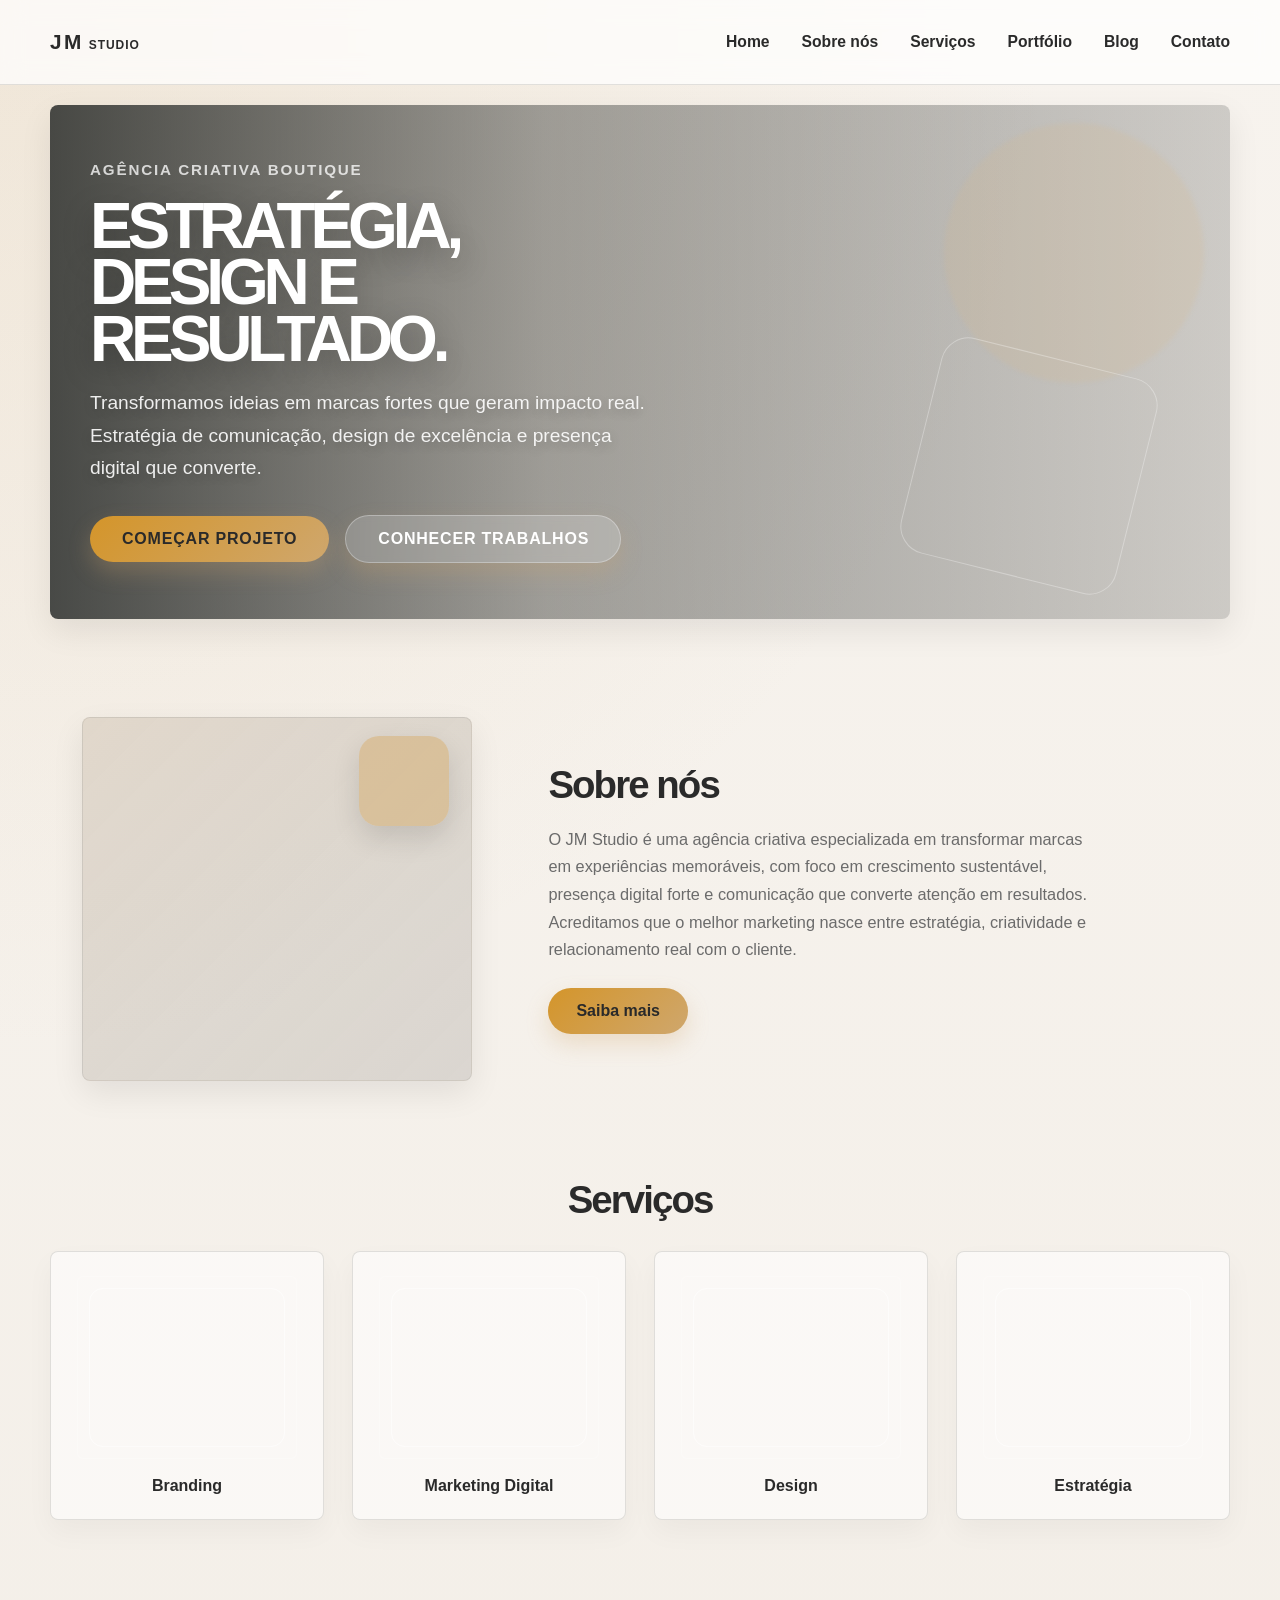
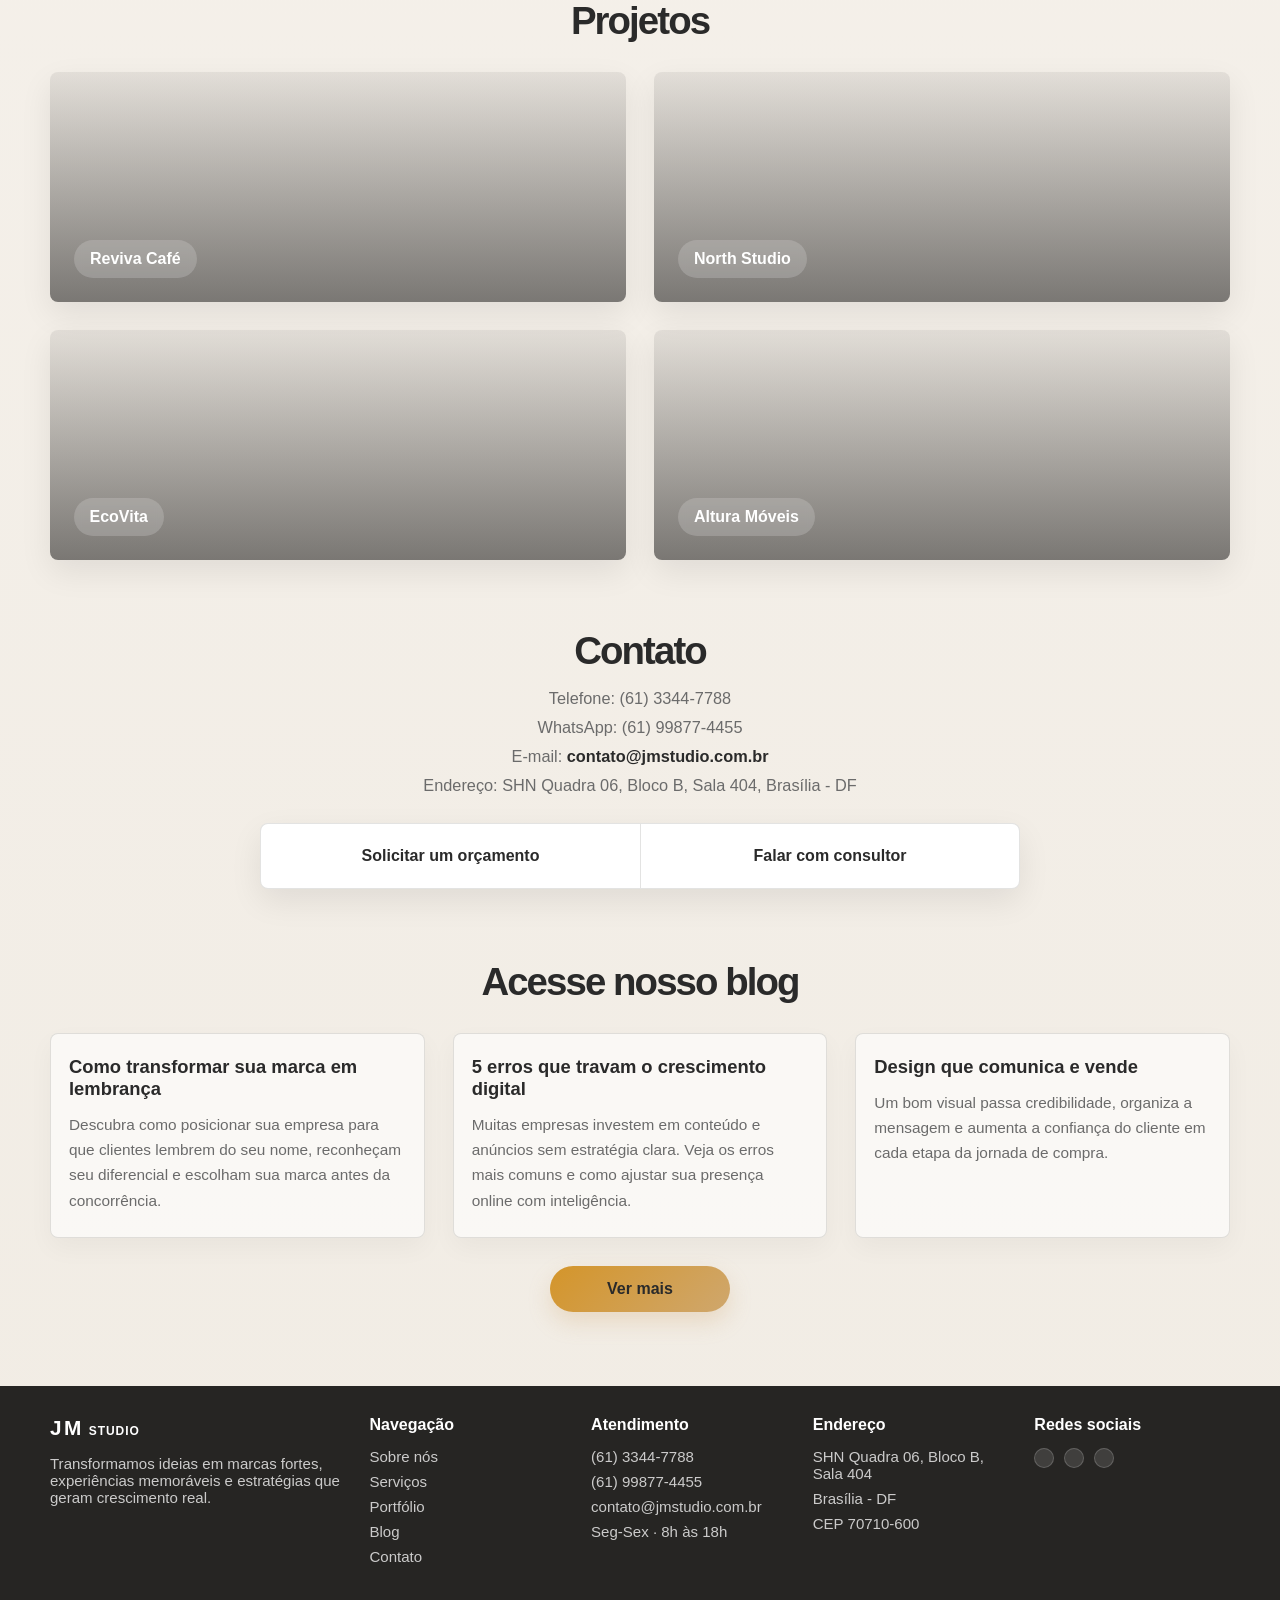
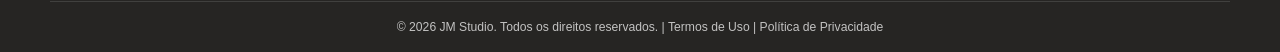
<file: index.html>
<!DOCTYPE html>
<html lang="pt-BR">
  <head>
    <meta charset="UTF-8" />
    <meta name="viewport" content="width=device-width, initial-scale=1.0" />
    <title>Wireframe Home</title>
    <link rel="stylesheet" href="style.css" />
  </head>
  <body>
    <header class="site-header">
      <div class="container nav-bar">
        <a href="./index.html" class="logo">
          <span class="logo-jm">JM</span>
          <span class="logo-studio">Studio</span>
        </a>
        <nav class="main-nav" aria-label="Navegação principal">
          <a href="./index.html">Home</a>
          <a href="sobre-nos.html">Sobre nós</a>
          <a href="servicos.html">Serviços</a>
          <a href="portfolio.html">Portfólio</a>
          <a href="#">Blog</a>
          <a href="contato.html">Contato</a>
        </nav>
      </div>
    </header>

    <main class="container page-shell">
      <section class="hero" aria-label="Chamada principal">
        <div class="hero-content">
          <p class="hero-eyebrow">Agência criativa boutique</p>
          <h1>Estratégia,<br />design e resultado.</h1>
          <p class="hero-description">
            Transformamos ideias em marcas fortes que geram impacto real. Estratégia de comunicação, 
            design de excelência e presença digital que converte.
          </p>
          <div class="hero-actions">
            <button class="btn-primary">Começar projeto</button>
            <button class="btn-secondary">Conhecer trabalhos</button>
          </div>
        </div>
      </section>

      <section class="about section-block">
        <div class="about-visual">
          <div class="photo-frame"></div>
        </div>
        <div class="about-copy">
          <h2>Sobre nós</h2>
          <p>
            O JM Studio é uma agência criativa especializada em transformar marcas em
            experiências memoráveis, com foco em crescimento sustentável, presença digital
            forte e comunicação que converte atenção em resultados. Acreditamos que o melhor
            marketing nasce entre estratégia, criatividade e relacionamento real com o cliente.
          </p>
          <button type="button">Saiba mais</button>
        </div>
      </section>

      <section class="services section-block">
        <h2>Serviços</h2>
        <div class="service-grid">
          <article class="service-item">
            <div class="mini-frame service-branding"></div>
            <p>Branding</p>
          </article>
          <article class="service-item">
            <div class="mini-frame service-marketing"></div>
            <p>Marketing Digital</p>
          </article>
          <article class="service-item">
            <div class="mini-frame service-design"></div>
            <p>Design</p>
          </article>
          <article class="service-item">
            <div class="mini-frame service-strategy"></div>
            <p>Estratégia</p>
          </article>
        </div>
      </section>

      <section class="projects section-block">
        <h2>Projetos</h2>
        <div class="project-grid">
          <div class="project-card">
            <span>Reviva Café</span>
          </div>
          <div class="project-card">
            <span>North Studio</span>
          </div>
          <div class="project-card">
            <span>EcoVita</span>
          </div>
          <div class="project-card">
            <span>Altura Móveis</span>
          </div>
        </div>
      </section>

      <section class="contact section-block">
        <h2>Contato</h2>
        <div class="contact-details">
          <p>Telefone: <span>(61) 3344-7788</span></p>
          <p>WhatsApp: <span>(61) 99877-4455</span></p>
          <p>E-mail: <a href="mailto:contato@jmstudio.com.br">contato@jmstudio.com.br</a></p>
          <p>Endereço: <span>SHN Quadra 06, Bloco B, Sala 404, Brasília - DF</span></p>
        </div>

        <div class="contact-actions">
          <button type="button" class="action-box">Solicitar um orçamento</button>
          <button type="button" class="action-box">Falar com consultor</button>
        </div>
      </section>

      <section class="blog section-block">
        <h2>Acesse nosso blog</h2>
        <div class="blog-grid">
          <article class="post-card">
            <h3>Como transformar sua marca em lembrança</h3>
            <p>
              Descubra como posicionar sua empresa para que clientes lembrem do seu nome,
              reconheçam seu diferencial e escolham sua marca antes da concorrência.
            </p>
          </article>
          <article class="post-card">
            <h3>5 erros que travam o crescimento digital</h3>
            <p>
              Muitas empresas investem em conteúdo e anúncios sem estratégia clara. Veja os
              erros mais comuns e como ajustar sua presença online com inteligência.
            </p>
          </article>
          <article class="post-card">
            <h3>Design que comunica e vende</h3>
            <p>
              Um bom visual passa credibilidade, organiza a mensagem e aumenta a confiança do
              cliente em cada etapa da jornada de compra.
            </p>
          </article>
        </div>
        <button type="button" class="more-button">Ver mais</button>
      </section>
    </main>

    <footer class="site-footer">
      <div class="container footer-grid">
        <div class="footer-brand">
          <div class="logo footer-logo">
            <span class="logo-jm">JM</span>
            <span class="logo-studio">Studio</span>
          </div>
          <p>
            Transformamos ideias em marcas fortes, experiências memoráveis e estratégias que
            geram crescimento real.
          </p>
        </div>

        <div class="footer-section">
          <h3>Navegação</h3>
          <ul>
            <li><a href="sobre-nos.html">Sobre nós</a></li>
            <li><a href="#">Serviços</a></li>
            <li><a href="#">Portfólio</a></li>
            <li><a href="#">Blog</a></li>
            <li><a href="#">Contato</a></li>
          </ul>
        </div>

        <div class="footer-section">
          <h3>Atendimento</h3>
          <ul>
            <li>(61) 3344-7788</li>
            <li>(61) 99877-4455</li>
            <li>contato@jmstudio.com.br</li>
            <li>Seg-Sex · 8h às 18h</li>
          </ul>
        </div>

        <div class="footer-section">
          <h3>Endereço</h3>
          <p>SHN Quadra 06, Bloco B, Sala 404</p>
          <p>Brasília - DF</p>
          <p>CEP 70710-600</p>
        </div>

        <div class="footer-section footer-social">
          <h3>Redes sociais</h3>
          <div class="social-icons">
            <span></span>
            <span></span>
            <span></span>
          </div>
        </div>
      </div>

      <div class="container legal-bar">
        © 2026 JM Studio. Todos os direitos reservados. | Termos de Uso | Política de Privacidade
      </div>
    </footer>
  </body>
</html>
</file>
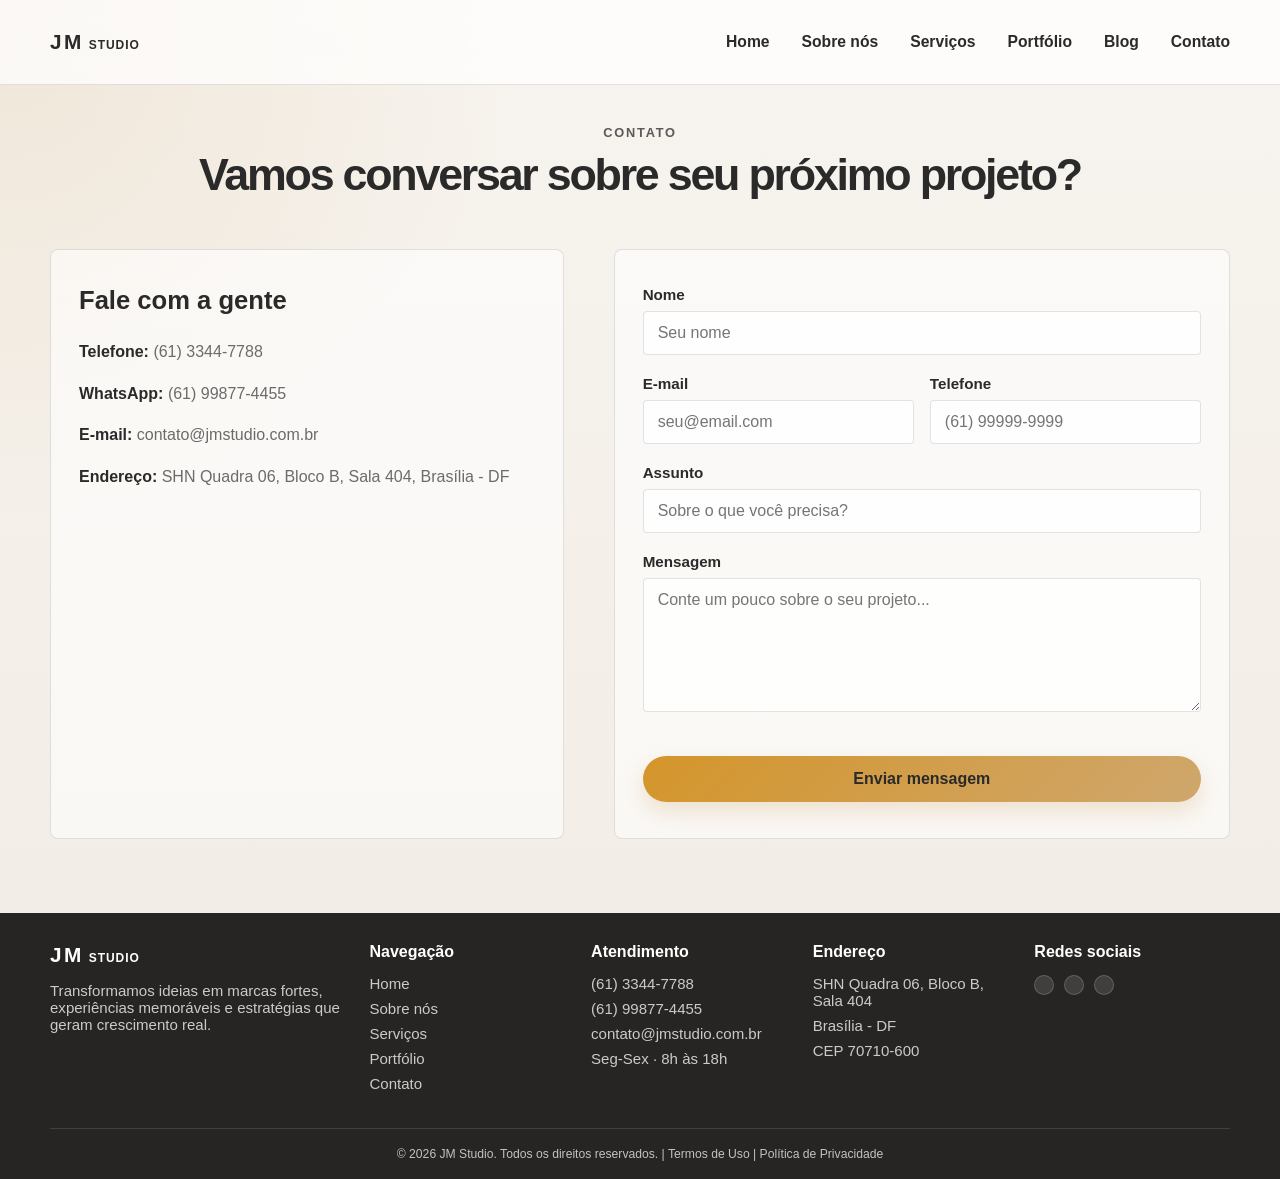
<file: contato.html>
<!DOCTYPE html>
<html lang="pt-BR">
  <head>
    <meta charset="UTF-8" />
    <meta name="viewport" content="width=device-width, initial-scale=1.0" />
    <title>Contato | JM Studio</title>
    <link rel="stylesheet" href="style.css" />
  </head>
  <body>
    <header class="site-header">
      <div class="container nav-bar">
        <a href="./index.html" class="logo">
          <span class="logo-jm">JM</span>
          <span class="logo-studio">Studio</span>
        </a>
        <nav class="main-nav" aria-label="Navegação principal">
          <a href="./index.html">Home</a>
          <a href="sobre-nos.html">Sobre nós</a>
          <a href="servicos.html">Serviços</a>
          <a href="portfolio.html">Portfólio</a>
          <a href="#">Blog</a>
          <a href="contato.html">Contato</a>
        </nav>
      </div>
    </header>

    <main class="container page-shell inner-page">
      <section class="contact-page-header page-intro">
        <p class="eyebrow">Contato</p>
        <h1>Vamos conversar sobre seu próximo projeto?</h1>
      </section>

      <section class="contact-page-grid">
        <div class="contact-info-box">
          <h2>Fale com a gente</h2>
          <ul>
            <li><strong>Telefone:</strong> (61) 3344-7788</li>
            <li><strong>WhatsApp:</strong> (61) 99877-4455</li>
            <li><strong>E-mail:</strong> contato@jmstudio.com.br</li>
            <li><strong>Endereço:</strong> SHN Quadra 06, Bloco B, Sala 404, Brasília - DF</li>
          </ul>
        </div>

        <form class="contact-form">
          <div class="field-row">
            <label>
              Nome
              <input type="text" placeholder="Seu nome" />
            </label>
          </div>

          <div class="field-row two-columns">
            <label>
              E-mail
              <input type="email" placeholder="seu@email.com" />
            </label>
            <label>
              Telefone
              <input type="tel" placeholder="(61) 99999-9999" />
            </label>
          </div>

          <div class="field-row">
            <label>
              Assunto
              <input type="text" placeholder="Sobre o que você precisa?" />
            </label>
          </div>

          <div class="field-row">
            <label>
              Mensagem
              <textarea rows="6" placeholder="Conte um pouco sobre o seu projeto..."></textarea>
            </label>
          </div>

          <button type="submit">Enviar mensagem</button>
        </form>
      </section>
    </main>

    <footer class="site-footer">
      <div class="container footer-grid">
        <div class="footer-brand">
          <div class="logo footer-logo">
            <span class="logo-jm">JM</span>
            <span class="logo-studio">Studio</span>
          </div>
          <p>Transformamos ideias em marcas fortes, experiências memoráveis e estratégias que geram crescimento real.</p>
        </div>

        <div class="footer-section">
          <h3>Navegação</h3>
          <ul>
            <li><a href="./index.html">Home</a></li>
            <li><a href="sobre-nos.html">Sobre nós</a></li>
            <li><a href="servicos.html">Serviços</a></li>
            <li><a href="portfolio.html">Portfólio</a></li>
            <li><a href="contato.html">Contato</a></li>
          </ul>
        </div>

        <div class="footer-section">
          <h3>Atendimento</h3>
          <ul>
            <li>(61) 3344-7788</li>
            <li>(61) 99877-4455</li>
            <li>contato@jmstudio.com.br</li>
            <li>Seg-Sex · 8h às 18h</li>
          </ul>
        </div>

        <div class="footer-section">
          <h3>Endereço</h3>
          <p>SHN Quadra 06, Bloco B, Sala 404</p>
          <p>Brasília - DF</p>
          <p>CEP 70710-600</p>
        </div>

        <div class="footer-section footer-social">
          <h3>Redes sociais</h3>
          <div class="social-icons">
            <span></span>
            <span></span>
            <span></span>
          </div>
        </div>
      </div>

      <div class="container legal-bar">
        © 2026 JM Studio. Todos os direitos reservados. | Termos de Uso | Política de Privacidade
      </div>
    </footer>
  </body>
</html>
</file>
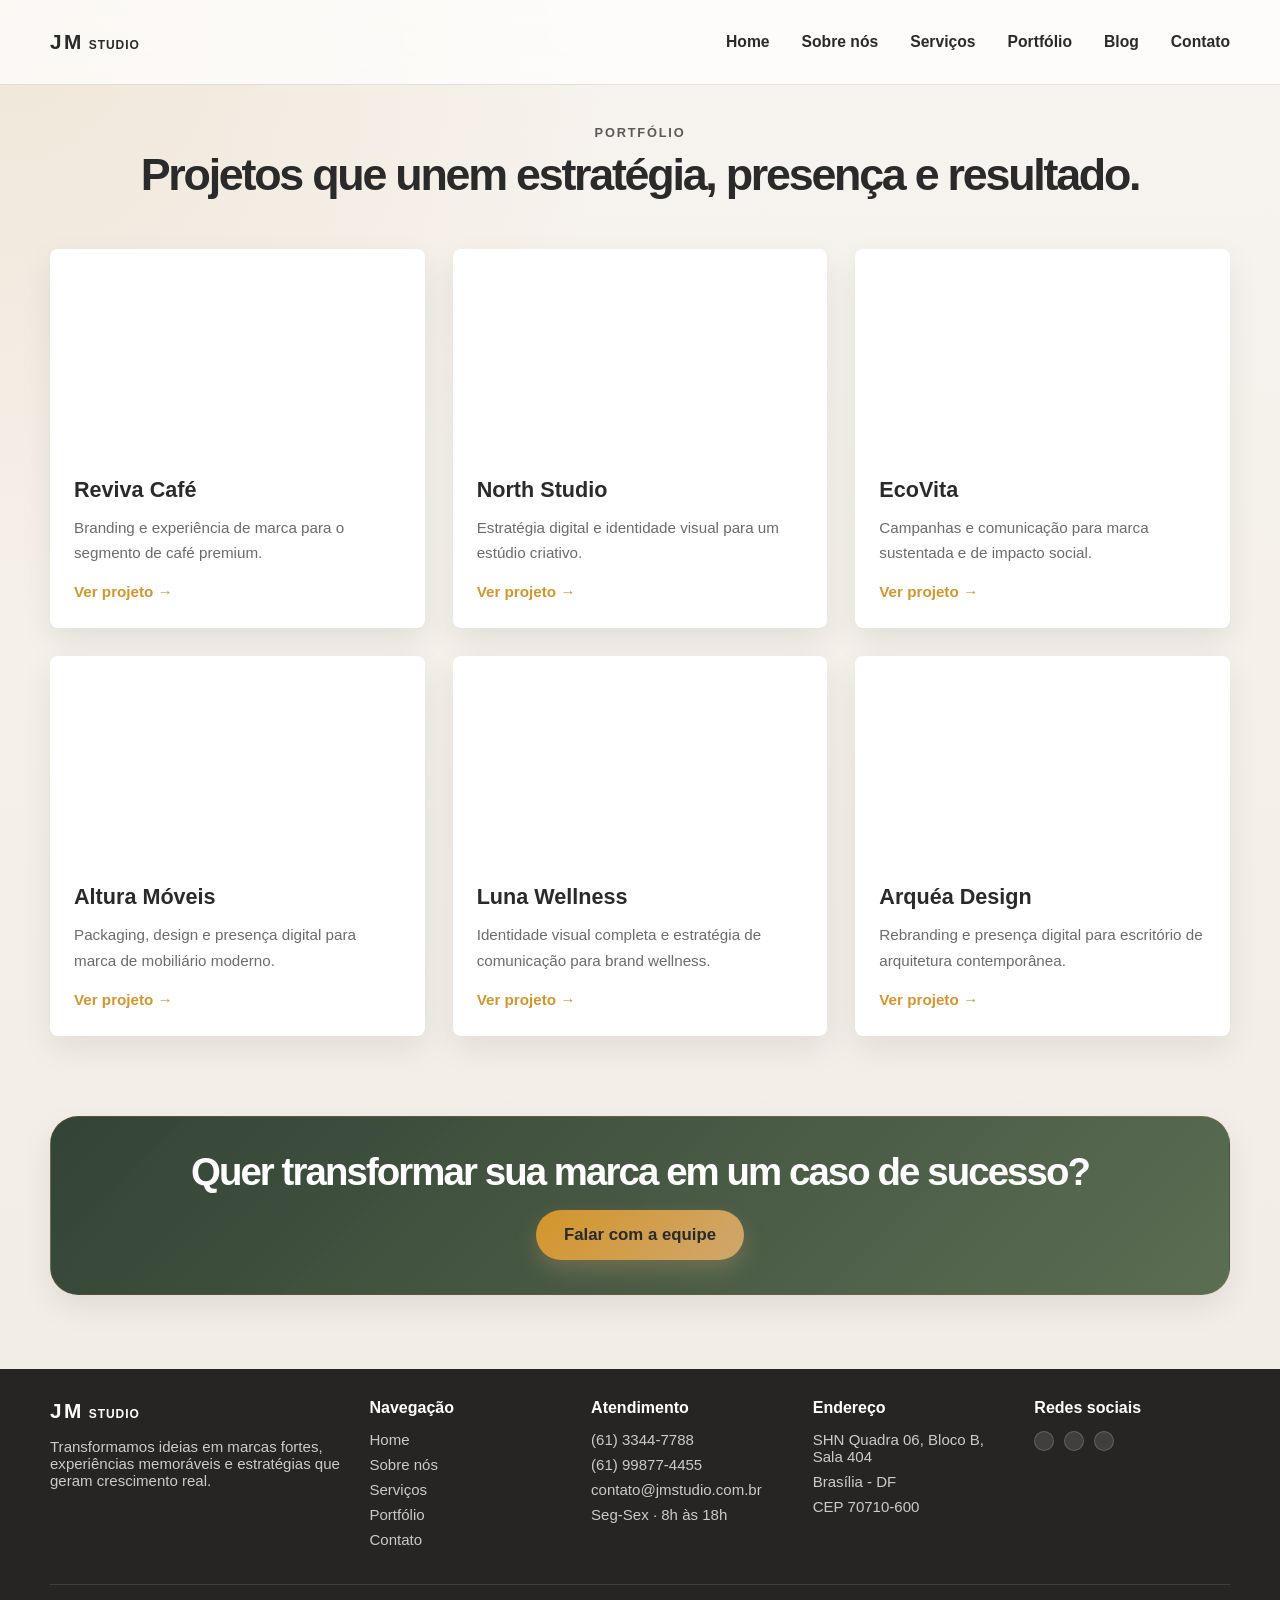
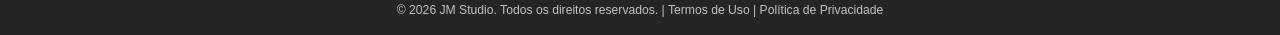
<file: portfolio.html>
<!DOCTYPE html>
<html lang="pt-BR">
  <head>
    <meta charset="UTF-8" />
    <meta name="viewport" content="width=device-width, initial-scale=1.0" />
    <title>Portfólio | JM Studio</title>
    <link rel="stylesheet" href="style.css" />
  </head>
  <body>
    <header class="site-header">
      <div class="container nav-bar">
        <a href="./index.html" class="logo">
          <span class="logo-jm">JM</span>
          <span class="logo-studio">Studio</span>
        </a>
        <nav class="main-nav" aria-label="Navegação principal">
          <a href="./index.html">Home</a>
          <a href="sobre-nos.html">Sobre nós</a>
          <a href="servicos.html">Serviços</a>
          <a href="portfolio.html">Portfólio</a>
          <a href="#">Blog</a>
          <a href="contato.html">Contato</a>
        </nav>
      </div>
    </header>

    <main class="container page-shell inner-page">
      <section class="page-intro">
        <p class="eyebrow">Portfólio</p>
        <h1>Projetos que unem estratégia, presença e resultado.</h1>
      </section>

      <section class="portfolio-gallery">
        <article class="portfolio-item portfolio-item-1">
          <div class="portfolio-image"></div>
          <div class="portfolio-content">
            <h3>Reviva Café</h3>
            <p>Branding e experiência de marca para o segmento de café premium.</p>
            <a href="#" class="portfolio-link">Ver projeto →</a>
          </div>
        </article>

        <article class="portfolio-item portfolio-item-2">
          <div class="portfolio-image"></div>
          <div class="portfolio-content">
            <h3>North Studio</h3>
            <p>Estratégia digital e identidade visual para um estúdio criativo.</p>
            <a href="#" class="portfolio-link">Ver projeto →</a>
          </div>
        </article>

        <article class="portfolio-item portfolio-item-3">
          <div class="portfolio-image"></div>
          <div class="portfolio-content">
            <h3>EcoVita</h3>
            <p>Campanhas e comunicação para marca sustentada e de impacto social.</p>
            <a href="#" class="portfolio-link">Ver projeto →</a>
          </div>
        </article>

        <article class="portfolio-item portfolio-item-4">
          <div class="portfolio-image"></div>
          <div class="portfolio-content">
            <h3>Altura Móveis</h3>
            <p>Packaging, design e presença digital para marca de mobiliário moderno.</p>
            <a href="#" class="portfolio-link">Ver projeto →</a>
          </div>
        </article>

        <article class="portfolio-item portfolio-item-5">
          <div class="portfolio-image"></div>
          <div class="portfolio-content">
            <h3>Luna Wellness</h3>
            <p>Identidade visual completa e estratégia de comunicação para brand wellness.</p>
            <a href="#" class="portfolio-link">Ver projeto →</a>
          </div>
        </article>

        <article class="portfolio-item portfolio-item-6">
          <div class="portfolio-image"></div>
          <div class="portfolio-content">
            <h3>Arquéa Design</h3>
            <p>Rebranding e presença digital para escritório de arquitetura contemporânea.</p>
            <a href="#" class="portfolio-link">Ver projeto →</a>
          </div>
        </article>
      </section>

      <section class="cta-section section-block">
        <h2>Quer transformar sua marca em um caso de sucesso?</h2>
        <button type="button">Falar com a equipe</button>
      </section>
    </main>

    <footer class="site-footer">
      <div class="container footer-grid">
        <div class="footer-brand">
          <div class="logo footer-logo">
            <span class="logo-jm">JM</span>
            <span class="logo-studio">Studio</span>
          </div>
          <p>Transformamos ideias em marcas fortes, experiências memoráveis e estratégias que geram crescimento real.</p>
        </div>

        <div class="footer-section">
          <h3>Navegação</h3>
          <ul>
            <li><a href="./index.html">Home</a></li>
            <li><a href="sobre-nos.html">Sobre nós</a></li>
            <li><a href="servicos.html">Serviços</a></li>
            <li><a href="portfolio.html">Portfólio</a></li>
            <li><a href="contato.html">Contato</a></li>
          </ul>
        </div>

        <div class="footer-section">
          <h3>Atendimento</h3>
          <ul>
            <li>(61) 3344-7788</li>
            <li>(61) 99877-4455</li>
            <li>contato@jmstudio.com.br</li>
            <li>Seg-Sex · 8h às 18h</li>
          </ul>
        </div>

        <div class="footer-section">
          <h3>Endereço</h3>
          <p>SHN Quadra 06, Bloco B, Sala 404</p>
          <p>Brasília - DF</p>
          <p>CEP 70710-600</p>
        </div>

        <div class="footer-section footer-social">
          <h3>Redes sociais</h3>
          <div class="social-icons">
            <span></span>
            <span></span>
            <span></span>
          </div>
        </div>
      </div>

      <div class="container legal-bar">
        © 2026 JM Studio. Todos os direitos reservados. | Termos de Uso | Política de Privacidade
      </div>
    </footer>
  </body>
</html>
</file>
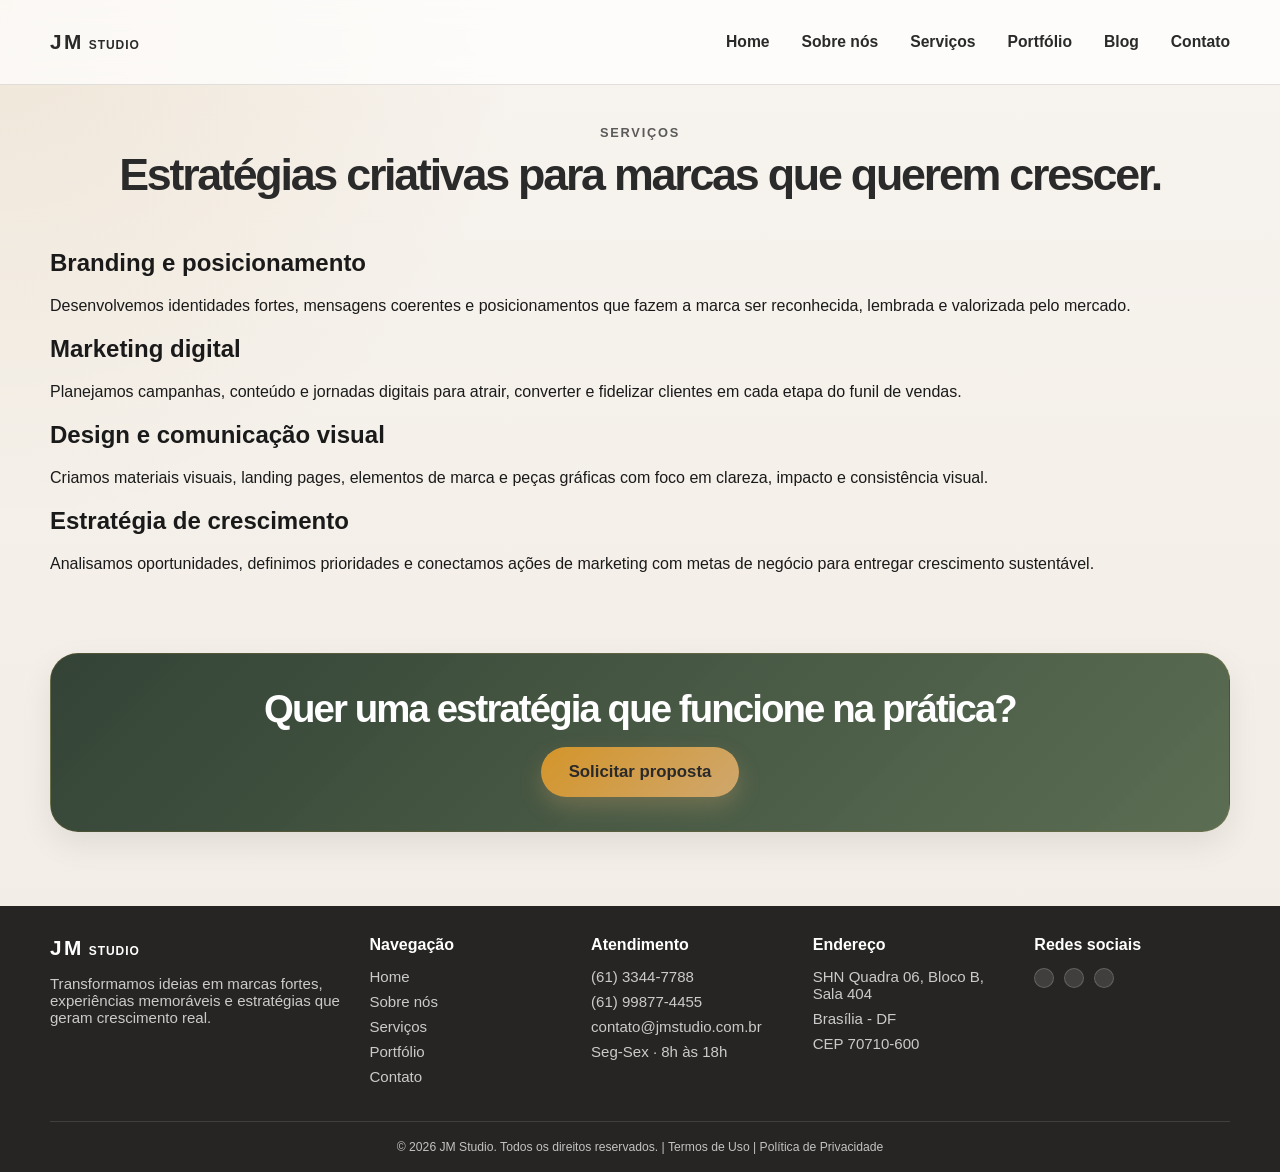
<file: servicos.html>
<!DOCTYPE html>
<html lang="pt-BR">
  <head>
    <meta charset="UTF-8" />
    <meta name="viewport" content="width=device-width, initial-scale=1.0" />
    <title>Serviços | JM Studio</title>
    <link rel="stylesheet" href="style.css" />
  </head>
  <body>
    <header class="site-header">
      <div class="container nav-bar">
        <a href="./index.html" class="logo">
          <span class="logo-jm">JM</span>
          <span class="logo-studio">Studio</span>
        </a>
        <nav class="main-nav" aria-label="Navegação principal">
          <a href="./index.html">Home</a>
          <a href="sobre-nos.html">Sobre nós</a>
          <a href="servicos.html">Serviços</a>
          <a href="portfolio.html">Portfólio</a>
          <a href="#">Blog</a>
          <a href="contato.html">Contato</a>
        </nav>
      </div>
    </header>

    <main class="container page-shell inner-page">
      <section class="page-intro">
        <p class="eyebrow">Serviços</p>
        <h1>Estratégias criativas para marcas que querem crescer.</h1>
      </section>

      <section class="services-list">
        <article class="service-feature">
          <div class="feature-image feature-branding"></div>
          <div class="feature-copy">
            <h2>Branding e posicionamento</h2>
            <p>
              Desenvolvemos identidades fortes, mensagens coerentes e posicionamentos que fazem a marca
              ser reconhecida, lembrada e valorizada pelo mercado.
            </p>
          </div>
        </article>

        <article class="service-feature">
          <div class="feature-image feature-marketing"></div>
          <div class="feature-copy">
            <h2>Marketing digital</h2>
            <p>
              Planejamos campanhas, conteúdo e jornadas digitais para atrair, converter e fidelizar
              clientes em cada etapa do funil de vendas.
            </p>
          </div>
        </article>

        <article class="service-feature">
          <div class="feature-image feature-design"></div>
          <div class="feature-copy">
            <h2>Design e comunicação visual</h2>
            <p>
              Criamos materiais visuais, landing pages, elementos de marca e peças gráficas com foco em
              clareza, impacto e consistência visual.
            </p>
          </div>
        </article>

        <article class="service-feature">
          <div class="feature-image feature-strategy"></div>
          <div class="feature-copy">
            <h2>Estratégia de crescimento</h2>
            <p>
              Analisamos oportunidades, definimos prioridades e conectamos ações de marketing com metas de
              negócio para entregar crescimento sustentável.
            </p>
          </div>
        </article>
      </section>

      <section class="cta-section section-block">
        <h2>Quer uma estratégia que funcione na prática?</h2>
        <button type="button">Solicitar proposta</button>
      </section>
    </main>

    <footer class="site-footer">
      <div class="container footer-grid">
        <div class="footer-brand">
          <div class="logo footer-logo">
            <span class="logo-jm">JM</span>
            <span class="logo-studio">Studio</span>
          </div>
          <p>Transformamos ideias em marcas fortes, experiências memoráveis e estratégias que geram crescimento real.</p>
        </div>

        <div class="footer-section">
          <h3>Navegação</h3>
          <ul>
            <li><a href="./index.html">Home</a></li>
            <li><a href="sobre-nos.html">Sobre nós</a></li>
            <li><a href="servicos.html">Serviços</a></li>
            <li><a href="portfolio.html">Portfólio</a></li>
            <li><a href="contato.html">Contato</a></li>
          </ul>
        </div>

        <div class="footer-section">
          <h3>Atendimento</h3>
          <ul>
            <li>(61) 3344-7788</li>
            <li>(61) 99877-4455</li>
            <li>contato@jmstudio.com.br</li>
            <li>Seg-Sex · 8h às 18h</li>
          </ul>
        </div>

        <div class="footer-section">
          <h3>Endereço</h3>
          <p>SHN Quadra 06, Bloco B, Sala 404</p>
          <p>Brasília - DF</p>
          <p>CEP 70710-600</p>
        </div>

        <div class="footer-section footer-social">
          <h3>Redes sociais</h3>
          <div class="social-icons">
            <span></span>
            <span></span>
            <span></span>
          </div>
        </div>
      </div>

      <div class="container legal-bar">
        © 2026 JM Studio. Todos os direitos reservados. | Termos de Uso | Política de Privacidade
      </div>
    </footer>
  </body>
</html>
</file>
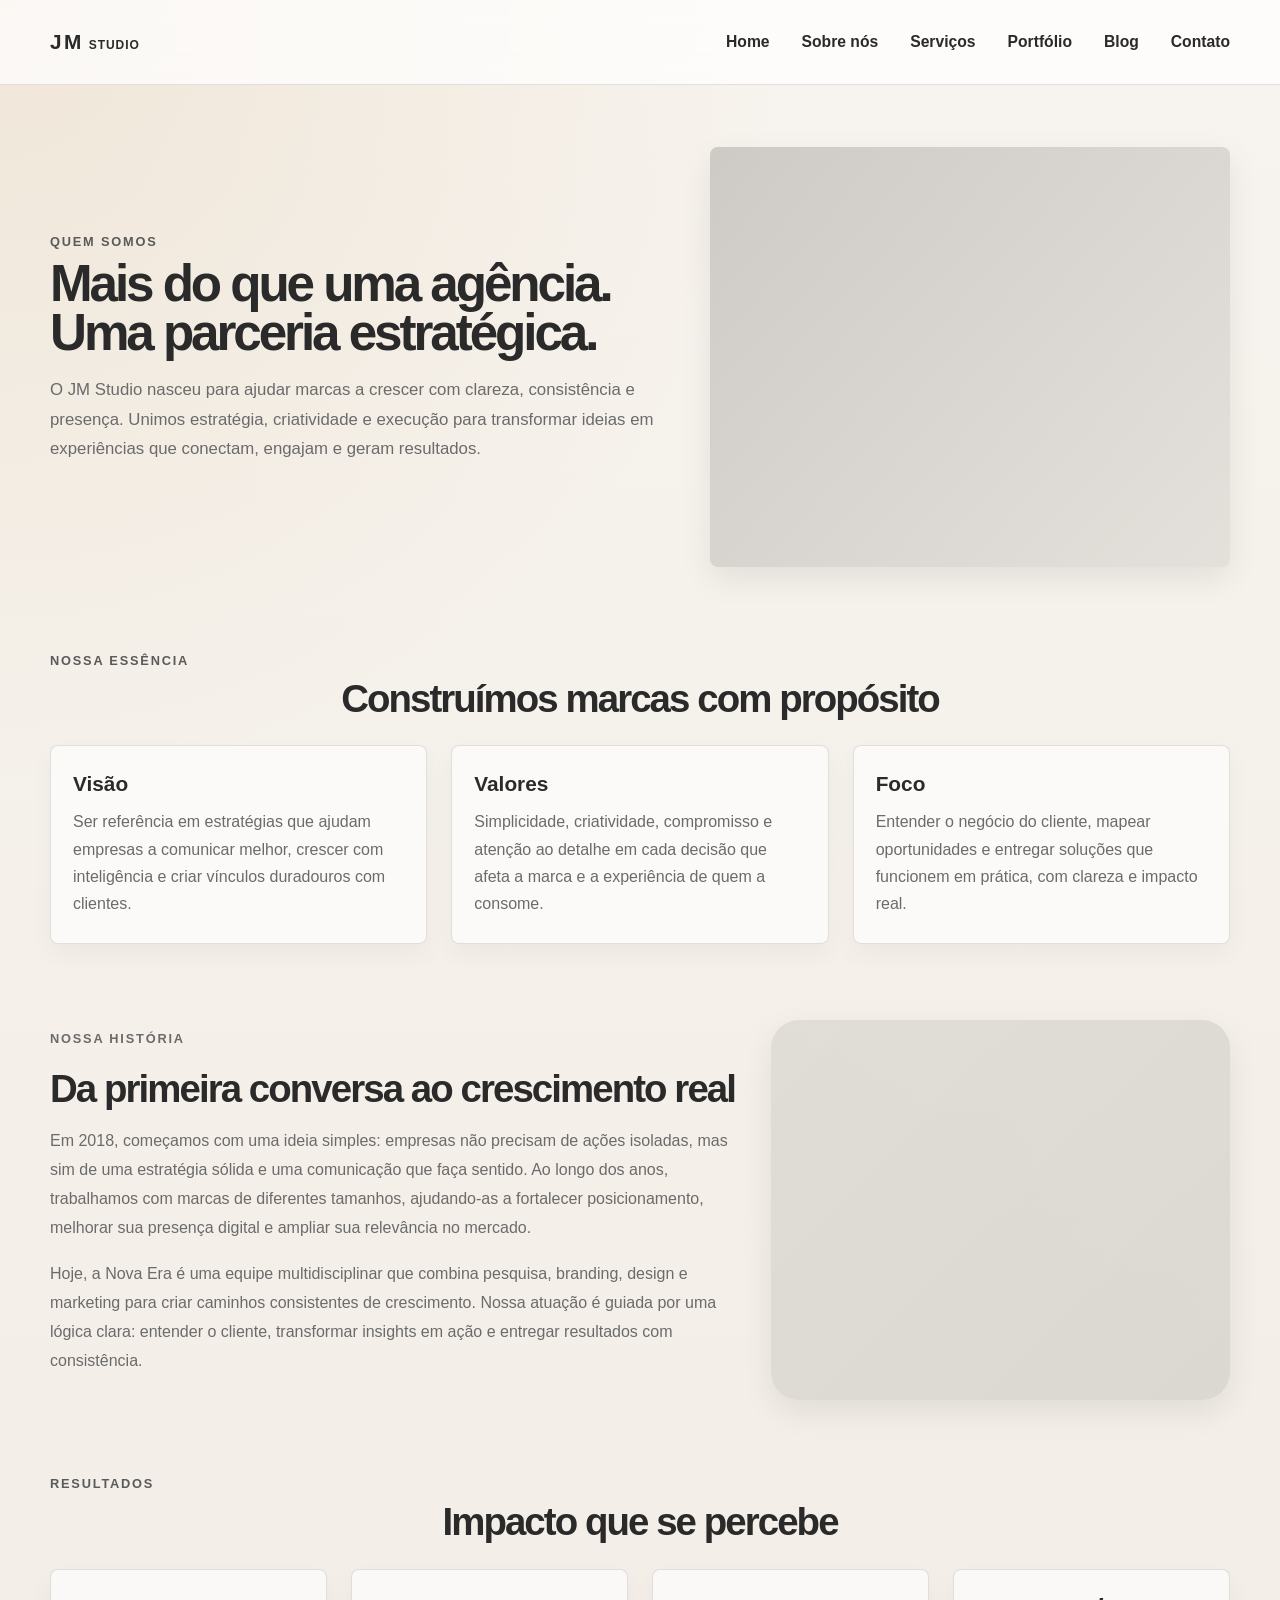
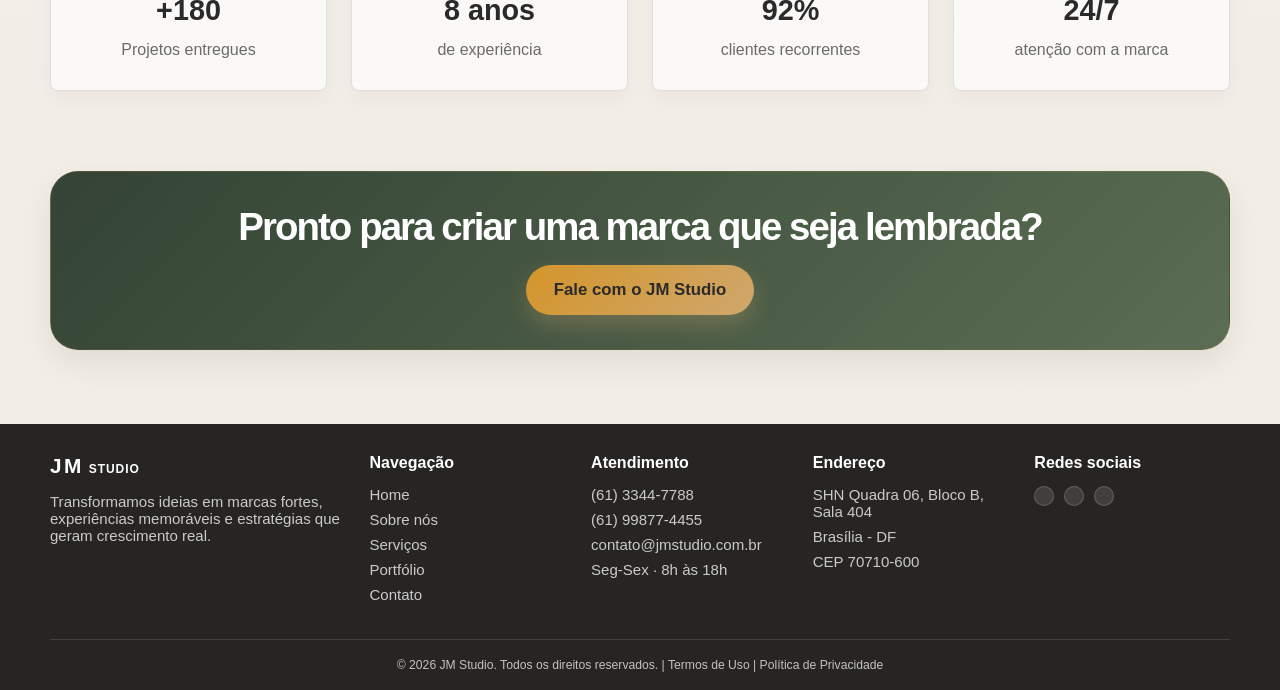
<file: sobre-nos.html>
<!DOCTYPE html>
<html lang="pt-BR">
  <head>
    <meta charset="UTF-8" />
    <meta name="viewport" content="width=device-width, initial-scale=1.0" />
    <title>Sobre Nós | Nova Era</title>
    <link rel="stylesheet" href="style.css" />
  </head>
  <body>
    <header class="site-header">
      <div class="container nav-bar">
        <a href="./index.html" class="logo">
          <span class="logo-jm">JM</span>
          <span class="logo-studio">Studio</span>
        </a>
        <nav class="main-nav" aria-label="Navegação principal">
          <a href="./index.html">Home</a>
          <a href="sobre-nos.html">Sobre nós</a>
          <a href="servicos.html">Serviços</a>
          <a href="portfolio.html">Portfólio</a>
          <a href="#">Blog</a>
          <a href="contato.html">Contato</a>
        </nav>
      </div>
    </header>

    <main class="container page-shell about-page">
      <section class="about-hero">
        <div class="about-hero-copy">
          <p class="eyebrow">Quem somos</p>
          <h1>Mais do que uma agência. Uma parceria estratégica.</h1>
          <p>
            O JM Studio nasceu para ajudar marcas a crescer com clareza, consistência e presença.
            Unimos estratégia, criatividade e execução para transformar ideias em experiências que
            conectam, engajam e geram resultados.
          </p>
        </div>
        <div class="about-hero-visual">
          <div class="about-hero-image"></div>
        </div>
      </section>

      <section class="mission section-block about-section">
        <div class="section-header">
          <p class="eyebrow">Nossa essência</p>
          <h2>Construímos marcas com propósito</h2>
        </div>
        <div class="mission-grid">
          <article class="mission-card">
            <h3>Visão</h3>
            <p>
              Ser referência em estratégias que ajudam empresas a comunicar melhor, crescer com
              inteligência e criar vínculos duradouros com clientes.
            </p>
          </article>
          <article class="mission-card">
            <h3>Valores</h3>
            <p>
              Simplicidade, criatividade, compromisso e atenção ao detalhe em cada decisão que afeta
              a marca e a experiência de quem a consome.
            </p>
          </article>
          <article class="mission-card">
            <h3>Foco</h3>
            <p>
              Entender o negócio do cliente, mapear oportunidades e entregar soluções que funcionem em
              prática, com clareza e impacto real.
            </p>
          </article>
        </div>
      </section>

      <section class="story section-block about-section">
        <div class="story-layout">
          <div class="story-text">
            <p class="eyebrow">Nossa história</p>
            <h2>Da primeira conversa ao crescimento real</h2>
            <p>
              Em 2018, começamos com uma ideia simples: empresas não precisam de ações isoladas, mas
              sim de uma estratégia sólida e uma comunicação que faça sentido. Ao longo dos anos,
              trabalhamos com marcas de diferentes tamanhos, ajudando-as a fortalecer posicionamento,
              melhorar sua presença digital e ampliar sua relevância no mercado.
            </p>
            <p>
              Hoje, a Nova Era é uma equipe multidisciplinar que combina pesquisa, branding, design e
              marketing para criar caminhos consistentes de crescimento. Nossa atuação é guiada por uma
              lógica clara: entender o cliente, transformar insights em ação e entregar resultados com
              consistência.
            </p>
          </div>
          <div class="story-visual">
            <div class="story-image"></div>
          </div>
        </div>
      </section>

      <section class="metrics section-block about-section">
        <div class="section-header">
          <p class="eyebrow">Resultados</p>
          <h2>Impacto que se percebe</h2>
        </div>
        <div class="metrics-grid">
          <div class="metric-item">
            <strong>+180</strong>
            <span>Projetos entregues</span>
          </div>
          <div class="metric-item">
            <strong>8 anos</strong>
            <span>de experiência</span>
          </div>
          <div class="metric-item">
            <strong>92%</strong>
            <span>clientes recorrentes</span>
          </div>
          <div class="metric-item">
            <strong>24/7</strong>
            <span>atenção com a marca</span>
          </div>
        </div>
      </section>

      <section class="cta-section section-block">
        <h2>Pronto para criar uma marca que seja lembrada?</h2>
        <button type="button">Fale com o JM Studio</button>
      </section>
    </main>

    <footer class="site-footer">
      <div class="container footer-grid">
        <div class="footer-brand">
          <div class="logo footer-logo">
            <span class="logo-jm">JM</span>
            <span class="logo-studio">Studio</span>
          </div>
          <p>
            Transformamos ideias em marcas fortes, experiências memoráveis e estratégias que geram
            crescimento real.
          </p>
        </div>

        <div class="footer-section">
          <h3>Navegação</h3>
          <ul>
            <li><a href="./index.html">Home</a></li>
            <li><a href="sobre-nos.html">Sobre nós</a></li>
            <li><a href="#">Serviços</a></li>
            <li><a href="#">Portfólio</a></li>
            <li><a href="#">Contato</a></li>
          </ul>
        </div>

        <div class="footer-section">
          <h3>Atendimento</h3>
          <ul>
            <li>(61) 3344-7788</li>
            <li>(61) 99877-4455</li>
            <li>contato@jmstudio.com.br</li>
            <li>Seg-Sex · 8h às 18h</li>
          </ul>
        </div>

        <div class="footer-section">
          <h3>Endereço</h3>
          <p>SHN Quadra 06, Bloco B, Sala 404</p>
          <p>Brasília - DF</p>
          <p>CEP 70710-600</p>
        </div>

        <div class="footer-section footer-social">
          <h3>Redes sociais</h3>
          <div class="social-icons">
            <span></span>
            <span></span>
            <span></span>
          </div>
        </div>
      </div>

      <div class="container legal-bar">
        © 2026 JM Studio. Todos os direitos reservados. | Termos de Uso | Política de Privacidade
      </div>
    </footer>
  </body>
</html>
</file>
<file: style.css>
:root {
  --bg: #faf7f2;
  --bg-soft: #fcfbf9;
  --panel: #ffffff;
  --panel-strong: #f5f1eb;
  --primary: #2a2a2a;
  --primary-soft: #5a5a5a;
  --accent: #d4952a;
  --text: #1a1a1a;
  --muted: #6b6b6b;
  --border: rgba(29, 26, 23, 0.12);
  --shadow: 0 12px 32px rgba(0, 0, 0, 0.08);
  --radius: 8px;
}

* {
  box-sizing: border-box;
}

html {
  scroll-behavior: smooth;
}

body {
  margin: 0;
  background:
    radial-gradient(circle at top left, rgba(215, 185, 138, 0.22), transparent 30%),
    linear-gradient(180deg, #f7f3ee 0%, #f1ece4 100%);
  color: var(--text);
  font-family: "Segoe UI", Arial, sans-serif;
}

img {
  max-width: 100%;
  display: block;
}

button,
a {
  font: inherit;
}

.container {
  width: min(1180px, calc(100% - 34px));
  margin: 0 auto;
}

.site-header {
  background: rgba(255, 255, 255, 0.72);
  backdrop-filter: blur(12px);
  border-bottom: 1px solid var(--border);
  position: sticky;
  top: 0;
  z-index: 20;
}

.nav-bar {
  display: flex;
  align-items: center;
  justify-content: space-between;
  min-height: 84px;
}

.logo {
  display: flex;
  align-items: baseline;
  gap: 0.3rem;
  text-decoration: none;
  color: var(--primary);
  transition: opacity 0.2s ease;
}

.logo:hover {
  opacity: 0.8;
}

.logo-jm {
  font-size: 1.3rem;
  letter-spacing: 0.12em;
  font-weight: 900;
  text-transform: uppercase;
}

.logo-studio {
  font-size: 0.75rem;
  letter-spacing: 0.08em;
  font-weight: 700;
  text-transform: uppercase;
}

.main-nav {
  display: flex;
  align-items: center;
  gap: 2rem;
  flex-wrap: wrap;
}

.main-nav a {
  color: var(--primary);
  text-decoration: none;
  font-size: 0.98rem;
  font-weight: 600;
  position: relative;
  transition: color 0.2s ease;
}

.main-nav a::after {
  content: "";
  position: absolute;
  left: 0;
  bottom: -8px;
  width: 100%;
  height: 2px;
  background: var(--accent);
  transform: scaleX(0);
  transform-origin: left;
  transition: transform 0.2s ease;
}

.main-nav a:hover {
  color: var(--primary-soft);
}

.main-nav a:hover::after {
  transform: scaleX(1);
}

.page-shell {
  padding-top: 20px;
}

.hero {
  position: relative;
  min-height: 480px;
  display: flex;
  align-items: center;
  padding: 56px 40px;
  margin-bottom: 42px;
  overflow: hidden;
  background:
    linear-gradient(90deg, rgba(18, 22, 21, 0.76) 0%, rgba(18, 22, 21, 0.38) 42%, rgba(18, 22, 21, 0.18) 100%),
    url("https://images.unsplash.com/photo-1552664730-d307ca884978?auto=format&fit=crop&w=1600&q=80") center/cover no-repeat;
  border-radius: 8px;
  box-shadow: var(--shadow);
}

.hero::before {
  content: "";
  position: absolute;
  inset: 18px 26px auto auto;
  width: 260px;
  height: 260px;
  border-radius: 50%;
  background: rgba(215, 185, 138, 0.2);
  filter: blur(2px);
}

.hero::after {
  content: "";
  position: absolute;
  right: 90px;
  bottom: 42px;
  width: 220px;
  height: 220px;
  border: 1px solid rgba(255, 255, 255, 0.3);
  border-radius: 28px;
  transform: rotate(14deg);
}

.hero h1 {
  position: relative;
  z-index: 1;
  margin: 0;
  max-width: 620px;
  color: #ffffff;
  font-size: clamp(3.1rem, 5vw, 6rem);
  line-height: 0.88;
  letter-spacing: -0.08em;
  font-weight: 800;
  text-transform: uppercase;
  text-shadow: 0 10px 30px rgba(0, 0, 0, 0.25);
}

.hero-content {
  position: relative;
  z-index: 1;
  max-width: 680px;
  display: flex;
  flex-direction: column;
  gap: 20px;
}

.hero-eyebrow {
  margin: 0;
  font-size: 0.95rem;
  font-weight: 600;
  letter-spacing: 0.12em;
  text-transform: uppercase;
  color: rgba(255, 255, 255, 0.85);
  opacity: 0.9;
}

.hero-description {
  margin: 0;
  max-width: 560px;
  font-size: clamp(1.05rem, 2vw, 1.2rem);
  line-height: 1.7;
  color: rgba(255, 255, 255, 0.9);
  text-shadow: 0 4px 12px rgba(0, 0, 0, 0.2);
}

.hero-actions {
  display: flex;
  align-items: center;
  gap: 16px;
  margin-top: 10px;
  flex-wrap: wrap;
}

.btn-primary,
.btn-secondary {
  border: 0;
  cursor: pointer;
  font-size: 1rem;
  font-weight: 700;
  padding: 14px 32px;
  border-radius: 999px;
  transition: transform 0.2s ease, box-shadow 0.2s ease, background 0.2s ease;
  text-transform: uppercase;
  letter-spacing: 0.05em;
}

.btn-primary {
  background: linear-gradient(135deg, var(--accent), #cfa76d);
  color: var(--primary);
  box-shadow: 0 10px 22px rgba(207, 167, 109, 0.28);
}

.btn-primary:hover {
  transform: translateY(-2px);
  box-shadow: 0 14px 28px rgba(207, 167, 109, 0.36);
}

.btn-secondary {
  background: rgba(255, 255, 255, 0.18);
  color: #ffffff;
  backdrop-filter: blur(4px);
  border: 1px solid rgba(255, 255, 255, 0.3);
}

.btn-secondary:hover {
  background: rgba(255, 255, 255, 0.28);
  border-color: rgba(255, 255, 255, 0.5);
  transform: translateY(-2px);
}

.section-block {
  margin: 80px 0 0;
}

.about {
  display: grid;
  grid-template-columns: 1fr 1.5fr;
  gap: 44px;
  align-items: center;
  padding: 18px 0;
}

.about-visual {
  display: flex;
  justify-content: center;
  align-items: center;
}

.photo-frame {
  width: min(100%, 390px);
  aspect-ratio: 1.07;
  position: relative;
  border-radius: 8px;
  background:
    linear-gradient(135deg, rgba(140, 116, 87, 0.18), rgba(29, 26, 23, 0.12)),
    url("https://images.unsplash.com/photo-1522202176988-66273c2fd55f?auto=format&fit=crop&w=900&q=80") center/cover no-repeat;
  box-shadow: var(--shadow);
  border: 1px solid rgba(29, 26, 23, 0.08);
}

.photo-frame::before {
  content: "";
  position: absolute;
  inset: 18px 22px 18px auto;
  width: 90px;
  height: 90px;
  background: rgba(215, 185, 138, 0.72);
  border-radius: 20px;
  box-shadow: 0 12px 28px rgba(0, 0, 0, 0.12);
}

.about-copy {
  max-width: 640px;
}

.section-block h2 {
  margin: 0 0 18px;
  text-align: center;
  font-size: clamp(2.2rem, 3vw, 3.25rem);
  line-height: 1.08;
  letter-spacing: -0.05em;
  color: var(--primary);
  font-weight: 700;
}

.about-copy h2 {
  text-align: left;
  margin-bottom: 20px;
}

.about-copy p {
  margin: 0;
  max-width: 560px;
  font-size: 1.02rem;
  line-height: 1.7;
  color: var(--muted);
}

button {
  border: 0;
  background: linear-gradient(135deg, var(--accent), #cfa76d);
  color: var(--primary);
  cursor: pointer;
  border-radius: 999px;
  box-shadow: 0 10px 22px rgba(207, 167, 109, 0.28);
  transition: transform 0.2s ease, box-shadow 0.2s ease;
}

button:hover {
  transform: translateY(-2px);
  box-shadow: 0 14px 26px rgba(207, 167, 109, 0.32);
}

.about-copy button {
  margin-top: 24px;
  padding: 14px 28px;
  font-size: 1rem;
  font-weight: 700;
}

.service-grid,
.project-grid,
.blog-grid {
  display: grid;
  gap: 28px;
}

.service-grid {
  grid-template-columns: repeat(4, minmax(180px, 1fr));
  margin-top: 30px;
}

.service-item {
  display: flex;
  flex-direction: column;
  align-items: center;
  gap: 18px;
  padding: 24px 18px;
  background: rgba(255, 255, 255, 0.55);
  border: 1px solid var(--border);
  border-radius: 8px;
  box-shadow: 0 12px 28px rgba(30, 24, 19, 0.04);
}

.mini-frame {
  width: 100%;
  max-width: 220px;
  aspect-ratio: 1.2;
  position: relative;
  border-radius: 6px;
  overflow: hidden;
  background-size: cover;
  background-position: center;
  background-repeat: no-repeat;
  box-shadow: inset 0 0 0 1px rgba(255, 255, 255, 0.2);
}

.service-branding {
  background: url("https://images.unsplash.com/photo-1522202176988-66273c2fd55f?auto=format&fit=crop&w=800&q=80") center/cover no-repeat;
}

.service-marketing {
  background: url("https://images.unsplash.com/photo-1552664730-d307ca884978?auto=format&fit=crop&w=800&q=80") center/cover no-repeat;
}

.service-design {
  background: url("https://images.unsplash.com/photo-1497366754035-f200968a6e72?auto=format&fit=crop&w=800&q=80") center/cover no-repeat;
}

.service-strategy {
  background: url("https://images.unsplash.com/photo-1516321165247-4aa89a48be28?auto=format&fit=crop&w=800&q=80") center/cover no-repeat;
}

.mini-frame::before {
  content: "";
  position: absolute;
  inset: 12px;
  border: 1px solid rgba(255, 255, 255, 0.5);
  border-radius: 14px;
}

.service-item p {
  margin: 0;
  font-size: 1rem;
  font-weight: 600;
  color: var(--primary);
}

.project-grid {
  grid-template-columns: repeat(2, minmax(260px, 1fr));
  margin-top: 30px;
}

.project-card {
  height: 230px;
  position: relative;
  border-radius: 8px;
  overflow: hidden;
  display: flex;
  align-items: flex-end;
  justify-content: flex-start;
  padding: 24px;
  background:
    linear-gradient(180deg, rgba(19, 18, 17, 0.08), rgba(19, 18, 17, 0.54)),
    url("https://images.unsplash.com/photo-1504384308090-c894fdcc538d?auto=format&fit=crop&w=1200&q=80") center/cover no-repeat;
  box-shadow: var(--shadow);
}

.project-card span {
  position: relative;
  z-index: 1;
  display: inline-block;
  padding: 10px 16px;
  border-radius: 999px;
  background: rgba(255, 255, 255, 0.18);
  color: #fff;
  backdrop-filter: blur(4px);
  font-weight: 600;
}

.contact {
  margin-top: 70px;
}

.contact-details {
  display: flex;
  flex-direction: column;
  gap: 10px;
  align-items: center;
  text-align: center;
  margin: 18px 0 28px;
  font-size: 1.02rem;
  color: var(--muted);
}

.contact-details p {
  margin: 0;
}

.contact-details a {
  color: var(--primary);
  text-decoration: none;
  font-weight: 600;
}

.contact-actions {
  display: grid;
  grid-template-columns: 1fr 1fr;
  width: min(760px, 100%);
  margin: 0 auto;
  border-radius: 8px;
  overflow: hidden;
  box-shadow: var(--shadow);
  background: var(--panel);
  border: 1px solid var(--border);
}

.action-box {
  min-height: 64px;
  font-size: 1rem;
  font-weight: 700;
  color: var(--primary);
  background: transparent;
  border-radius: 0;
  box-shadow: none;
}

.action-box + .action-box {
  border-left: 1px solid var(--border);
}

.blog {
  margin-top: 72px;
}

.blog-grid {
  grid-template-columns: repeat(3, minmax(180px, 1fr));
  margin-top: 30px;
}

.post-card {
  min-height: 205px;
  padding: 22px 18px 18px;
  border-radius: 8px;
  background: rgba(255, 255, 255, 0.6);
  border: 1px solid var(--border);
  box-shadow: 0 10px 26px rgba(33, 31, 27, 0.04);
}

.post-card h3 {
  margin: 0 0 12px;
  font-size: 1.15rem;
  color: var(--primary);
}

.post-card p {
  margin: 0;
  font-size: 0.96rem;
  line-height: 1.65;
  color: var(--muted);
}

.more-button {
  display: block;
  margin: 28px auto 0;
  padding: 14px 30px;
  min-width: 180px;
  font-size: 1rem;
  font-weight: 700;
}

.site-footer {
  margin-top: 74px;
  padding: 30px 0 18px;
  background: rgba(31, 30, 28, 0.96);
  color: rgba(255, 255, 255, 0.86);
}

.footer-grid {
  display: grid;
  grid-template-columns: 1.5fr 1fr 1fr 1fr 1fr;
  align-items: start;
  gap: 26px;
  min-height: 120px;
  padding-bottom: 18px;
}

.footer-brand,
.footer-section {
  font-size: 0.94rem;
}

.footer-brand {
  max-width: 300px;
}

.footer-brand p,
.footer-section p,
.footer-section li {
  color: rgba(255, 255, 255, 0.76);
}

.footer-logo {
  color: #fff;
  margin-bottom: 12px;
}

.footer-section h3 {
  margin: 0 0 14px;
  font-size: 1rem;
  color: #fff;
  font-weight: 700;
}

.footer-section ul {
  margin: 0;
  padding: 0;
  list-style: none;
  display: flex;
  flex-direction: column;
  gap: 8px;
}

.footer-section a {
  color: rgba(255, 255, 255, 0.76);
  text-decoration: none;
}

.footer-section p {
  margin: 0 0 8px;
}

.social-icons {
  display: flex;
  gap: 10px;
}

.social-icons span {
  display: inline-block;
  width: 20px;
  height: 20px;
  border-radius: 50%;
  background: rgba(255, 255, 255, 0.12);
  border: 1px solid rgba(255, 255, 255, 0.18);
}

.legal-bar {
  margin-top: 18px;
  padding-top: 18px;
  text-align: center;
  font-size: 0.76rem;
  border-top: 1px solid rgba(255, 255, 255, 0.12);
  color: rgba(255, 255, 255, 0.72);
}

.about-page {
  padding-top: 44px;
}

.about-hero {
  display: grid;
  grid-template-columns: 1.2fr 1fr;
  gap: 36px;
  align-items: center;
  padding: 18px 0 10px;
}

.eyebrow {
  margin: 0 0 10px;
  font-size: 0.8rem;
  font-weight: 700;
  letter-spacing: 0.14em;
  text-transform: uppercase;
  color: var(--primary-soft);
}

.about-hero-copy h1 {
  margin: 0;
  font-size: clamp(2.6rem, 4vw, 4.5rem);
  line-height: 0.96;
  letter-spacing: -0.06em;
  color: var(--primary);
}

.about-hero-copy p:last-child {
  margin-top: 18px;
  max-width: 620px;
  color: var(--muted);
  font-size: 1.05rem;
  line-height: 1.75;
}

.about-hero-image {
  min-height: 420px;
  border-radius: 8px;
  background:
    linear-gradient(135deg, rgba(21, 24, 22, 0.18), rgba(21, 24, 22, 0.08)),
    url("https://images.unsplash.com/photo-1522202176988-66273c2fd55f?auto=format&fit=crop&w=1200&q=80") center/cover no-repeat;
  box-shadow: var(--shadow);
}

.about-section {
  margin-top: 76px;
}

.section-header {
  margin-bottom: 26px;
}

.section-header h2 {
  margin: 0;
}

.mission-grid,
.metrics-grid {
  display: grid;
  grid-template-columns: repeat(3, minmax(200px, 1fr));
  gap: 24px;
}

.mission-card,
.metric-item {
  background: rgba(255, 255, 255, 0.65);
  border: 1px solid var(--border);
  border-radius: 8px;
  padding: 26px 22px;
  box-shadow: 0 10px 24px rgba(32, 25, 20, 0.04);
}

.mission-card h3 {
  margin: 0 0 12px;
  color: var(--primary);
  font-size: 1.3rem;
}

.mission-card p,
.metric-item span {
  margin: 0;
  color: var(--muted);
  line-height: 1.7;
}

.story-layout {
  display: grid;
  grid-template-columns: 1.2fr 0.8fr;
  gap: 32px;
  align-items: center;
}

.story-text h2 {
  margin: 0 0 18px;
  text-align: left;
}

.story-text p {
  margin: 0 0 18px;
  color: var(--muted);
  line-height: 1.8;
}

.story-image {
  min-height: 380px;
  border-radius: 28px;
  background:
    linear-gradient(135deg, rgba(44, 55, 46, 0.1), rgba(44, 55, 46, 0.12)),
    url("https://images.unsplash.com/photo-1552664730-d307ca884978?auto=format&fit=crop&w=1100&q=80") center/cover no-repeat;
  box-shadow: var(--shadow);
}

/* Portfolio Gallery */
.page-intro {
  margin-bottom: 50px;
  text-align: center;
}

.page-intro h1 {
  margin: 0;
  font-size: clamp(2.2rem, 3.5vw, 3.5rem);
  line-height: 1.1;
  letter-spacing: -0.05em;
  color: var(--primary);
  font-weight: 700;
}

.portfolio-gallery {
  display: grid;
  grid-template-columns: repeat(3, 1fr);
  gap: 28px;
  margin-bottom: 60px;
}

.portfolio-item {
  position: relative;
  border-radius: 8px;
  overflow: hidden;
  background: var(--panel);
  box-shadow: var(--shadow);
  transition: transform 0.3s ease, box-shadow 0.3s ease;
  min-height: 360px;
  display: flex;
  flex-direction: column;
}

.portfolio-item:hover {
  transform: translateY(-6px);
  box-shadow: 0 24px 48px rgba(41, 33, 24, 0.16);
}

.portfolio-image {
  width: 100%;
  height: 200px;
  background-size: cover;
  background-position: center;
  background-repeat: no-repeat;
  position: relative;
}

.portfolio-item-1 .portfolio-image {
  background: url("https://images.unsplash.com/photo-1559827260-dc66d52bef19?auto=format&fit=crop&w=800&q=80") center/cover no-repeat;
}

.portfolio-item-2 .portfolio-image {
  background: url("https://images.unsplash.com/photo-1552664730-d307ca884978?auto=format&fit=crop&w=800&q=80") center/cover no-repeat;
}

.portfolio-item-3 .portfolio-image {
  background: url("https://images.unsplash.com/photo-1561070791-2526d30994b5?auto=format&fit=crop&w=800&q=80") center/cover no-repeat;
}

.portfolio-item-4 .portfolio-image {
  background: url("https://images.unsplash.com/photo-1499781350541-7783f6c6a0c8?auto=format&fit=crop&w=800&q=80") center/cover no-repeat;
}

.portfolio-item-5 .portfolio-image {
  background: url("https://images.unsplash.com/photo-1522202176988-66273c2fd55f?auto=format&fit=crop&w=800&q=80") center/cover no-repeat;
}

.portfolio-item-6 .portfolio-image {
  background: url("https://images.unsplash.com/photo-1517694712202-14dd9538aa97?auto=format&fit=crop&w=800&q=80") center/cover no-repeat;
}

.portfolio-content {
  padding: 28px 24px;
  flex-grow: 1;
  display: flex;
  flex-direction: column;
}

.portfolio-content h3 {
  margin: 0 0 12px;
  font-size: 1.35rem;
  color: var(--primary);
  font-weight: 700;
}

.portfolio-content p {
  margin: 0 0 18px;
  font-size: 0.95rem;
  color: var(--muted);
  line-height: 1.65;
  flex-grow: 1;
}

.portfolio-link {
  display: inline-flex;
  align-items: center;
  text-decoration: none;
  color: var(--accent);
  font-weight: 700;
  font-size: 0.95rem;
  transition: color 0.2s ease, gap 0.2s ease;
  gap: 6px;
}

.portfolio-link:hover {
  color: var(--primary);
}

/* Inner Page Styles */
.inner-page {
  padding-top: 40px;
}

.cta-section {
  text-align: center;
  padding: 50px 40px;
  background: linear-gradient(135deg, rgba(212, 149, 42, 0.12), rgba(81, 105, 88, 0.08));
  border-radius: 8px;
  border: 1px solid rgba(212, 149, 42, 0.15);
  margin-top: 60px;
}

.cta-section h2 {
  margin: 0 0 26px;
  font-size: clamp(1.8rem, 3vw, 2.8rem);
  color: var(--primary);
}

.cta-section button {
  padding: 16px 36px;
  font-size: 1.05rem;
  font-weight: 700;
}

/* Contact Page */
.contact-page-header {
  text-align: center;
  margin-bottom: 50px;
}

.contact-page-grid {
  display: grid;
  grid-template-columns: 1fr 1.2fr;
  gap: 50px;
  margin-bottom: 60px;
}

.contact-info-box {
  background: rgba(255, 255, 255, 0.6);
  border: 1px solid var(--border);
  border-radius: 24px;
  padding: 36px 28px;
  border-radius: 8px;
}

.contact-info-box h2 {
  margin: 0 0 24px;
  font-size: 1.6rem;
  color: var(--primary);
}

.contact-info-box ul {
  list-style: none;
  margin: 0;
  padding: 0;
  display: flex;
  flex-direction: column;
  gap: 16px;
}

.contact-info-box li {
  color: var(--muted);
  font-size: 1rem;
  line-height: 1.6;
}

.contact-info-box strong {
  color: var(--primary);
  font-weight: 700;
}

.contact-form {
  background: rgba(255, 255, 255, 0.6);
  border: 1px solid var(--border);
  border-radius: 24px;
  padding: 36px 28px;
  border-radius: 8px;
}

.field-row {
  margin-bottom: 20px;
}

.field-row.two-columns {
  display: grid;
  grid-template-columns: 1fr 1fr;
  gap: 16px;
}

.contact-form label {
  display: flex;
  flex-direction: column;
  gap: 8px;
  font-weight: 600;
  color: var(--primary);
  font-size: 0.95rem;
}

.contact-form input,
.contact-form textarea {
  padding: 12px 14px;
  border: 1px solid var(--border);
  border-radius: 4px;
  font-family: inherit;
  font-size: 1rem;
  color: var(--text);
  background: rgba(255, 255, 255, 0.8);
  transition: border-color 0.2s ease, background 0.2s ease;
}

.contact-form input:focus,
.contact-form textarea:focus {
  outline: none;
  border-color: var(--accent);
  background: #fff;
}

.contact-form textarea {
  resize: vertical;
  min-height: 120px;
}

.contact-form button {
  margin-top: 24px;
  padding: 14px 32px;
  font-size: 1rem;
  font-weight: 700;
  width: 100%;
}

.metrics-grid {
  grid-template-columns: repeat(4, minmax(160px, 1fr));
}

.metric-item {
  text-align: center;
}

.metric-item strong {
  display: block;
  margin-bottom: 12px;
  font-size: clamp(1.8rem, 2vw, 2.6rem);
  line-height: 1;
  color: var(--primary);
}

.cta-section {
  margin-top: 80px;
  padding: 34px 22px;
  text-align: center;
  background: linear-gradient(135deg, rgba(45, 61, 47, 0.97), rgba(82, 102, 75, 0.95));
  border-radius: 28px;
  color: #fff;
  box-shadow: var(--shadow);
}

.cta-section h2 {
  margin: 0 0 18px;
  color: #fff;
}

.cta-section button {
  padding: 15px 28px;
  font-weight: 700;
}

@media (max-width: 900px) {
  .about {
    grid-template-columns: 1fr;
    gap: 20px;
  }

  .about-copy {
    max-width: 100%;
  }

  .service-grid {
    grid-template-columns: repeat(2, minmax(180px, 1fr));
  }

  .about-hero,
  .story-layout,
  .mission-grid,
  .metrics-grid {
    grid-template-columns: 1fr;
  }

  .footer-grid {
    grid-template-columns: 1fr 1fr;
  }
}

@media (max-width: 720px) {
  .footer-grid {
    grid-template-columns: 1fr;
  }

  .footer-brand {
    max-width: 100%;
  }
}

@media (max-width: 620px) {
  .main-nav {
    justify-content: center;
    gap: 0.85rem 1.2rem;
    padding: 10px 0 18px;
  }

  .nav-bar {
    flex-direction: column;
    align-items: flex-start;
    justify-content: center;
    padding: 12px 0;
  }

  .hero {
    min-height: 330px;
    padding: 28px 20px;
  }

  .service-grid,
  .project-grid,
  .blog-grid,
  .contact-actions,
  .footer-grid {
    grid-template-columns: 1fr;
  }

  .contact-actions {
    width: 100%;
  }

  .action-box + .action-box {
    border-left: 0;
    border-top: 1px solid var(--border);
  }
}
</file>
